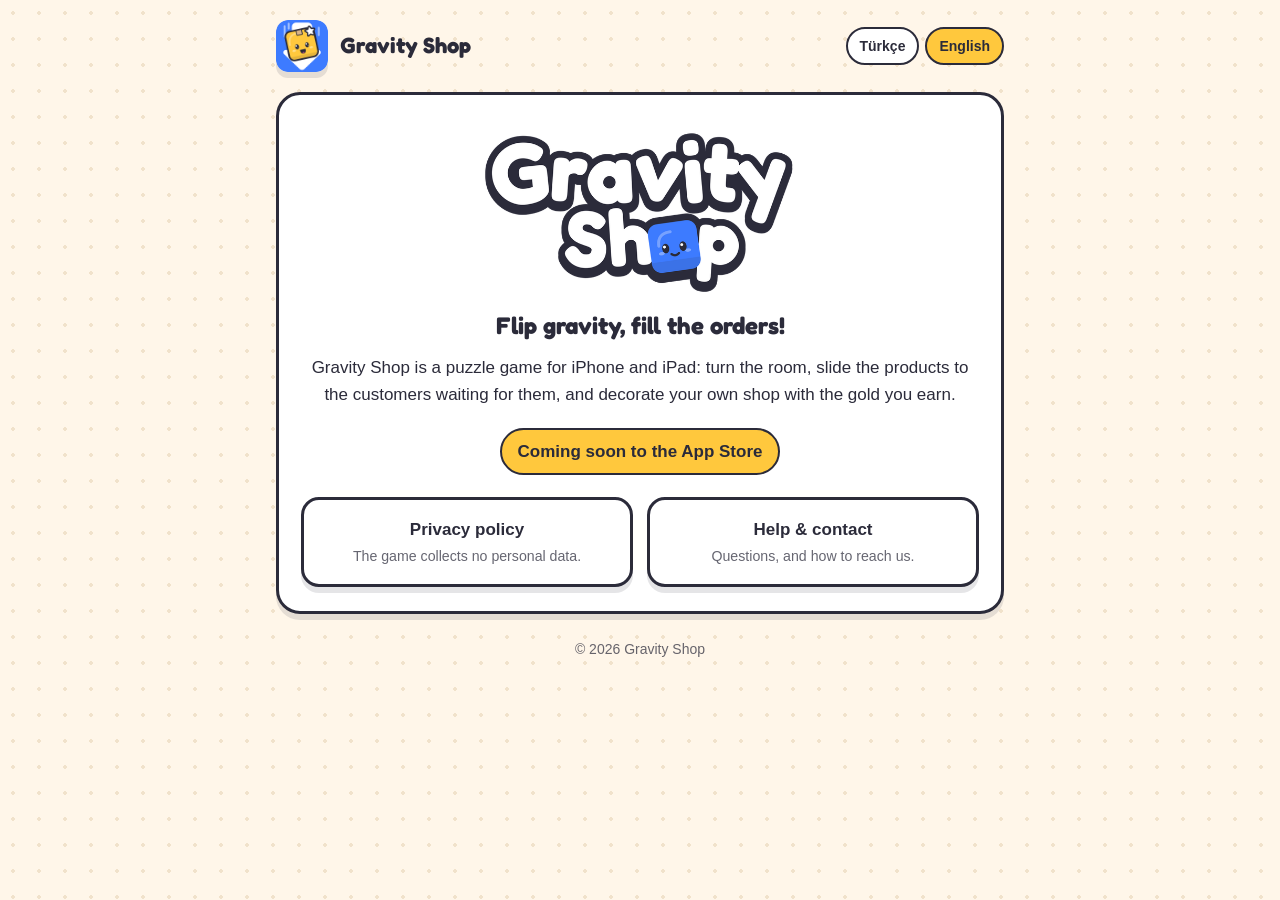
<file: index.html>
<!doctype html>
<html lang="en" data-title-tr="Gravity Shop · iPhone ve iPad için bulmaca oyunu" data-title-en="Gravity Shop · A puzzle game for iPhone and iPad">
<head>
  <meta charset="utf-8">
  <meta name="viewport" content="width=device-width, initial-scale=1">
  <title>Gravity Shop</title>
  <meta name="description" content="Flip the room's gravity and deliver the goods: a puzzle game for iPhone and iPad.">
  <link rel="icon" href="assets/favicon.png" type="image/png">
  <link rel="apple-touch-icon" href="assets/apple-touch-icon.png">
  <link rel="stylesheet" href="style.css">
</head>
<body>
  <div class="wrap">
    <header class="top">
      <a class="brand" href="index.html" data-page="index.html"><img src="assets/icon.png" alt=""><span>Gravity Shop</span></a>
      <nav class="langs" aria-label="Language / Dil">
        <a href="?lang=tr" data-set-lang="tr" lang="tr">Türkçe</a>
        <a href="?lang=en" data-set-lang="en" lang="en">English</a>
      </nav>
    </header>

    <main class="card hero">
      <img class="logo" src="assets/logo.png" alt="Gravity Shop">
      <section class="l10n" lang="tr">
        <p class="tagline">Yerçekimini çevir, siparişleri yetiştir!</p>
        <p>Gravity Shop, iPhone ve iPad için bir bulmaca oyunu: odayı döndür, ürünleri kaydır, her birini onu bekleyen müşteriye ulaştır ve kazandığın altınlarla kendi dükkânını süsle.</p>
        <span class="badge">Yakında App Store'da</span>
      </section>
      <section class="l10n" lang="en">
        <p class="tagline">Flip gravity, fill the orders!</p>
        <p>Gravity Shop is a puzzle game for iPhone and iPad: turn the room, slide the products to the customers waiting for them, and decorate your own shop with the gold you earn.</p>
        <span class="badge">Coming soon to the App Store</span>
      </section>

      <div class="links">
        <a href="privacy.html" data-page="privacy.html">
          <span class="t" lang="tr">Gizlilik politikası</span><span class="t" lang="en">Privacy policy</span>
          <small><span class="t" lang="tr">Oyun hiçbir kişisel veri toplamaz.</span><span class="t" lang="en">The game collects no personal data.</span></small>
        </a>
        <a href="support.html" data-page="support.html">
          <span class="t" lang="tr">Yardım ve iletişim</span><span class="t" lang="en">Help &amp; contact</span>
          <small><span class="t" lang="tr">Sık sorulanlar ve bize yazmak için.</span><span class="t" lang="en">Questions, and how to reach us.</span></small>
        </a>
      </div>
    </main>

    <footer>
      <div>© 2026 Gravity Shop</div>
    </footer>
  </div>
  <script src="site.js"></script>
</body>
</html>
</file>
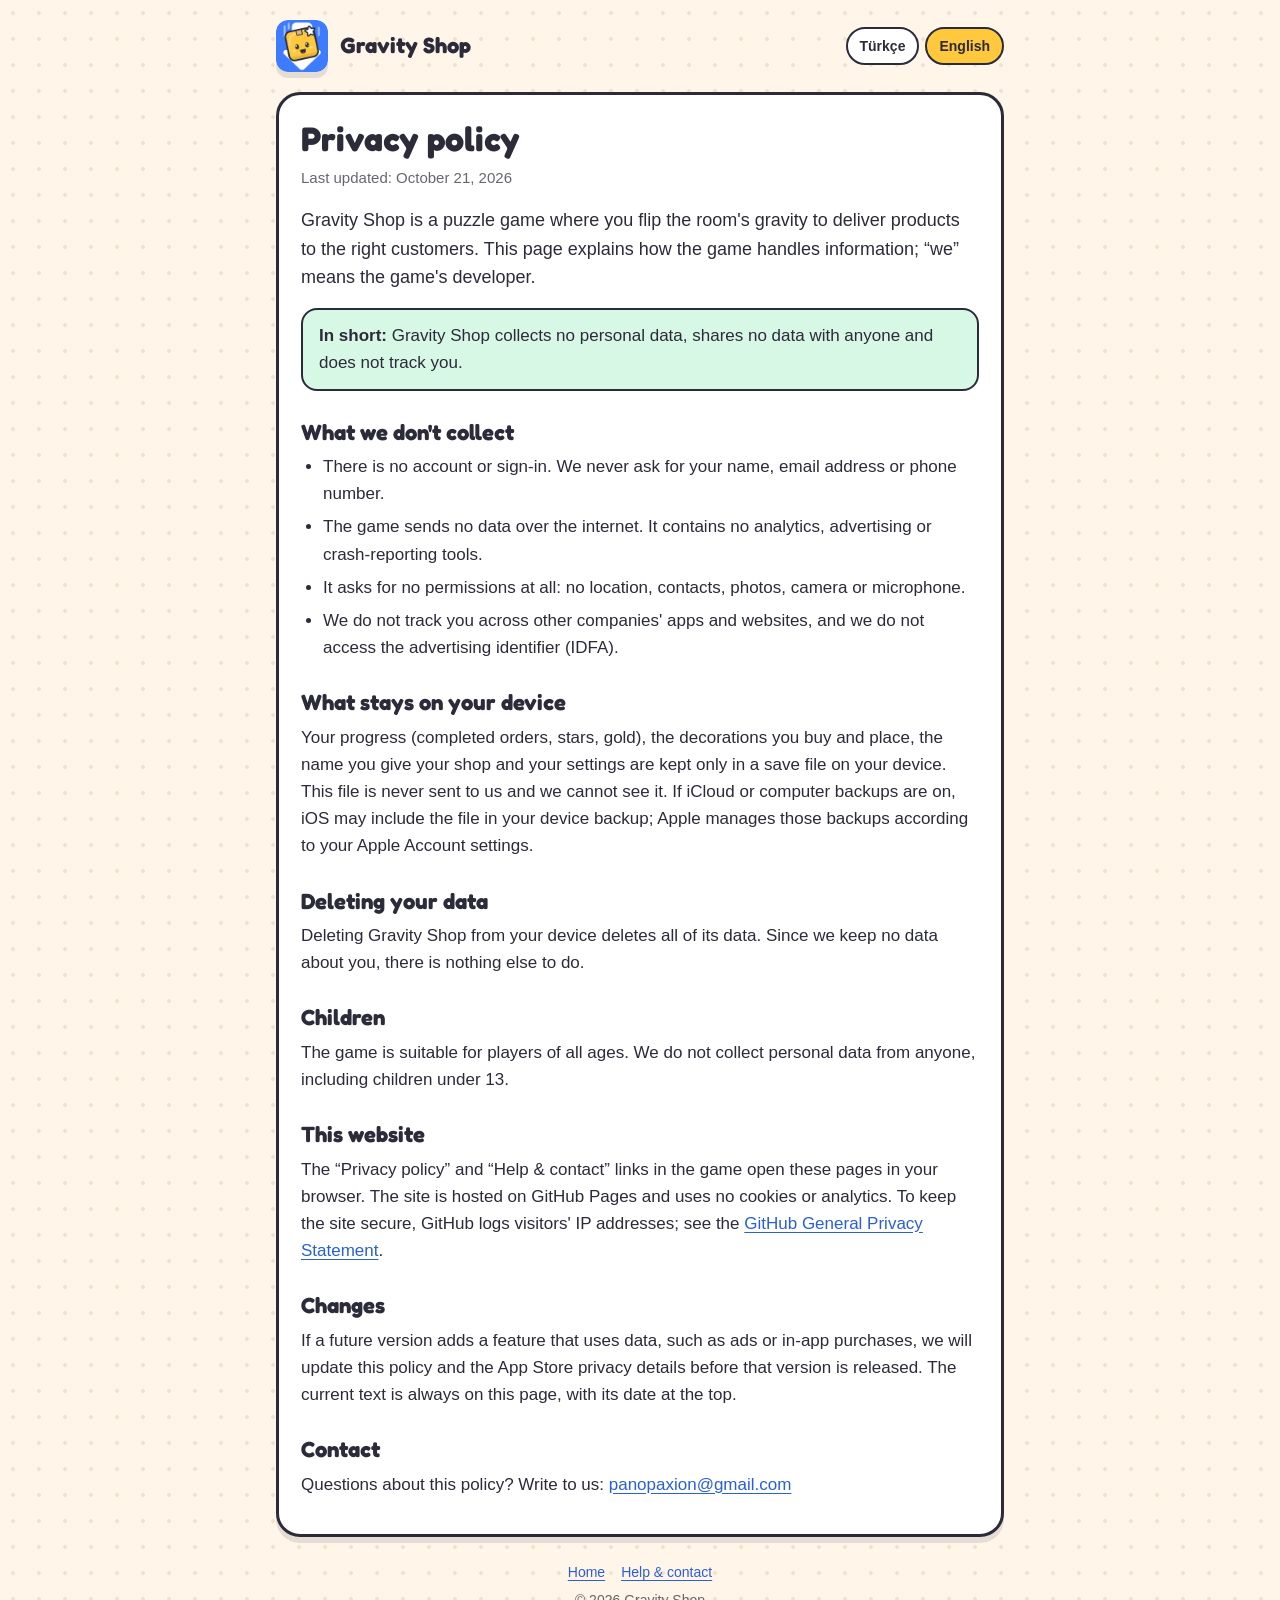
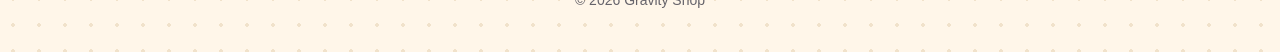
<file: privacy.html>
<!doctype html>
<html lang="en" data-title-tr="Gizlilik politikası · Gravity Shop" data-title-en="Privacy policy · Gravity Shop">
<head>
  <meta charset="utf-8">
  <meta name="viewport" content="width=device-width, initial-scale=1">
  <title>Privacy policy · Gizlilik politikası · Gravity Shop</title>
  <meta name="description" content="Gravity Shop collects no personal data: no account, no analytics, no ads, no tracking. Progress stays on your device.">
  <link rel="icon" href="assets/favicon.png" type="image/png">
  <link rel="apple-touch-icon" href="assets/apple-touch-icon.png">
  <link rel="stylesheet" href="style.css">
</head>
<body>
  <div class="wrap">
    <header class="top">
      <a class="brand" href="index.html" data-page="index.html"><img src="assets/icon.png" alt=""><span>Gravity Shop</span></a>
      <nav class="langs" aria-label="Language / Dil">
        <a href="?lang=tr" data-set-lang="tr" lang="tr">Türkçe</a>
        <a href="?lang=en" data-set-lang="en" lang="en">English</a>
      </nav>
    </header>

    <main class="card">
      <article class="l10n" lang="tr">
        <h1>Gizlilik politikası</h1>
        <p class="meta">Son güncelleme: 21 Ekim 2026</p>
        <p class="lead">Gravity Shop, odanın yerçekimini çevirip ürünleri doğru müşterilere ulaştırdığın bir bulmaca oyunudur. Bu sayfa oyunun bilgilerini nasıl kullandığını anlatır; “biz” oyunun geliştiricisi demektir.</p>
        <p class="callout"><strong>Kısaca:</strong> Gravity Shop senden hiçbir kişisel veri toplamaz, kimseyle veri paylaşmaz ve seni takip etmez.</p>

        <h2>Toplamadığımız veriler</h2>
        <ul>
          <li>Hesap açma ya da giriş yapma yok. Adını, e-posta adresini veya telefon numaranı istemeyiz.</li>
          <li>Oyun internet üzerinden veri göndermez. İçinde analiz (analytics), reklam ya da çökme raporu araçları yoktur.</li>
          <li>Konum, kişiler, fotoğraflar, kamera veya mikrofon gibi hiçbir izin istemez.</li>
          <li>Seni başka şirketlerin uygulamaları ve web siteleri arasında takip etmeyiz; reklam kimliğine (IDFA) erişmeyiz.</li>
        </ul>

        <h2>Cihazında kalan bilgiler</h2>
        <p>Oyundaki ilerlemen (tamamlanan siparişler, yıldızlar, altınlar), aldığın ve yerleştirdiğin süslemeler, dükkânına verdiğin isim ve ayarların yalnızca cihazındaki bir kayıt dosyasında tutulur. Bu dosya bize gönderilmez; içeriğini göremeyiz. Cihazında iCloud ya da bilgisayar yedeklemesi açıksa iOS bu dosyayı yedeğe katabilir; bu yedekleri Apple, Apple hesabı ayarlarına göre yönetir.</p>

        <h2>Verilerini silmek</h2>
        <p>Gravity Shop'u cihazından sildiğinde oyunun bütün verileri de silinir. Bizde senin hakkında saklanan bir veri olmadığı için başka bir şey yapman gerekmez.</p>

        <h2>Çocuklar</h2>
        <p>Oyun her yaştan oyuncu için uygundur. 13 yaşından küçük çocuklar dahil hiç kimseden kişisel veri toplamayız.</p>

        <h2>Bu web sitesi</h2>
        <p>Oyundaki “Gizlilik politikası” ve “Yardım ve iletişim” bağlantıları bu sayfaları tarayıcında açar. Site GitHub Pages'te yayımlanır; çerez ya da analiz aracı kullanmaz. GitHub, siteyi güvende tutmak için ziyaretçilerin IP adresini kaydeder; ayrıntılar <a href="https://docs.github.com/en/site-policy/privacy-policies/github-general-privacy-statement">GitHub Genel Gizlilik Bildirimi</a>'nde.</p>

        <h2>Değişiklikler</h2>
        <p>Oyuna ileride reklam ya da uygulama içi satın alma gibi veri kullanan bir özellik eklenirse, o sürüm yayımlanmadan önce bu politikayı ve App Store'daki gizlilik bilgilerini güncelleriz. Geçerli metin her zaman bu sayfadadır; tarihi en üstte yazar.</p>

        <h2>İletişim</h2>
        <p>Bu politikayla ilgili soruların için bize yaz: <a data-contact>(adresi görmek için JavaScript'i aç)</a></p>
      </article>

      <article class="l10n" lang="en">
        <h1>Privacy policy</h1>
        <p class="meta">Last updated: October 21, 2026</p>
        <p class="lead">Gravity Shop is a puzzle game where you flip the room's gravity to deliver products to the right customers. This page explains how the game handles information; “we” means the game's developer.</p>
        <p class="callout"><strong>In short:</strong> Gravity Shop collects no personal data, shares no data with anyone and does not track you.</p>

        <h2>What we don't collect</h2>
        <ul>
          <li>There is no account or sign-in. We never ask for your name, email address or phone number.</li>
          <li>The game sends no data over the internet. It contains no analytics, advertising or crash-reporting tools.</li>
          <li>It asks for no permissions at all: no location, contacts, photos, camera or microphone.</li>
          <li>We do not track you across other companies' apps and websites, and we do not access the advertising identifier (IDFA).</li>
        </ul>

        <h2>What stays on your device</h2>
        <p>Your progress (completed orders, stars, gold), the decorations you buy and place, the name you give your shop and your settings are kept only in a save file on your device. This file is never sent to us and we cannot see it. If iCloud or computer backups are on, iOS may include the file in your device backup; Apple manages those backups according to your Apple Account settings.</p>

        <h2>Deleting your data</h2>
        <p>Deleting Gravity Shop from your device deletes all of its data. Since we keep no data about you, there is nothing else to do.</p>

        <h2>Children</h2>
        <p>The game is suitable for players of all ages. We do not collect personal data from anyone, including children under 13.</p>

        <h2>This website</h2>
        <p>The “Privacy policy” and “Help &amp; contact” links in the game open these pages in your browser. The site is hosted on GitHub Pages and uses no cookies or analytics. To keep the site secure, GitHub logs visitors' IP addresses; see the <a href="https://docs.github.com/en/site-policy/privacy-policies/github-general-privacy-statement">GitHub General Privacy Statement</a>.</p>

        <h2>Changes</h2>
        <p>If a future version adds a feature that uses data, such as ads or in-app purchases, we will update this policy and the App Store privacy details before that version is released. The current text is always on this page, with its date at the top.</p>

        <h2>Contact</h2>
        <p>Questions about this policy? Write to us: <a data-contact>(turn on JavaScript to see the address)</a></p>
      </article>
    </main>

    <footer>
      <nav>
        <a href="index.html" data-page="index.html"><span class="t" lang="tr">Ana sayfa</span><span class="t" lang="en">Home</span></a>
        <a href="support.html" data-page="support.html"><span class="t" lang="tr">Yardım ve iletişim</span><span class="t" lang="en">Help &amp; contact</span></a>
      </nav>
      <div>© 2026 Gravity Shop</div>
    </footer>
  </div>
  <script src="site.js"></script>
</body>
</html>
</file>
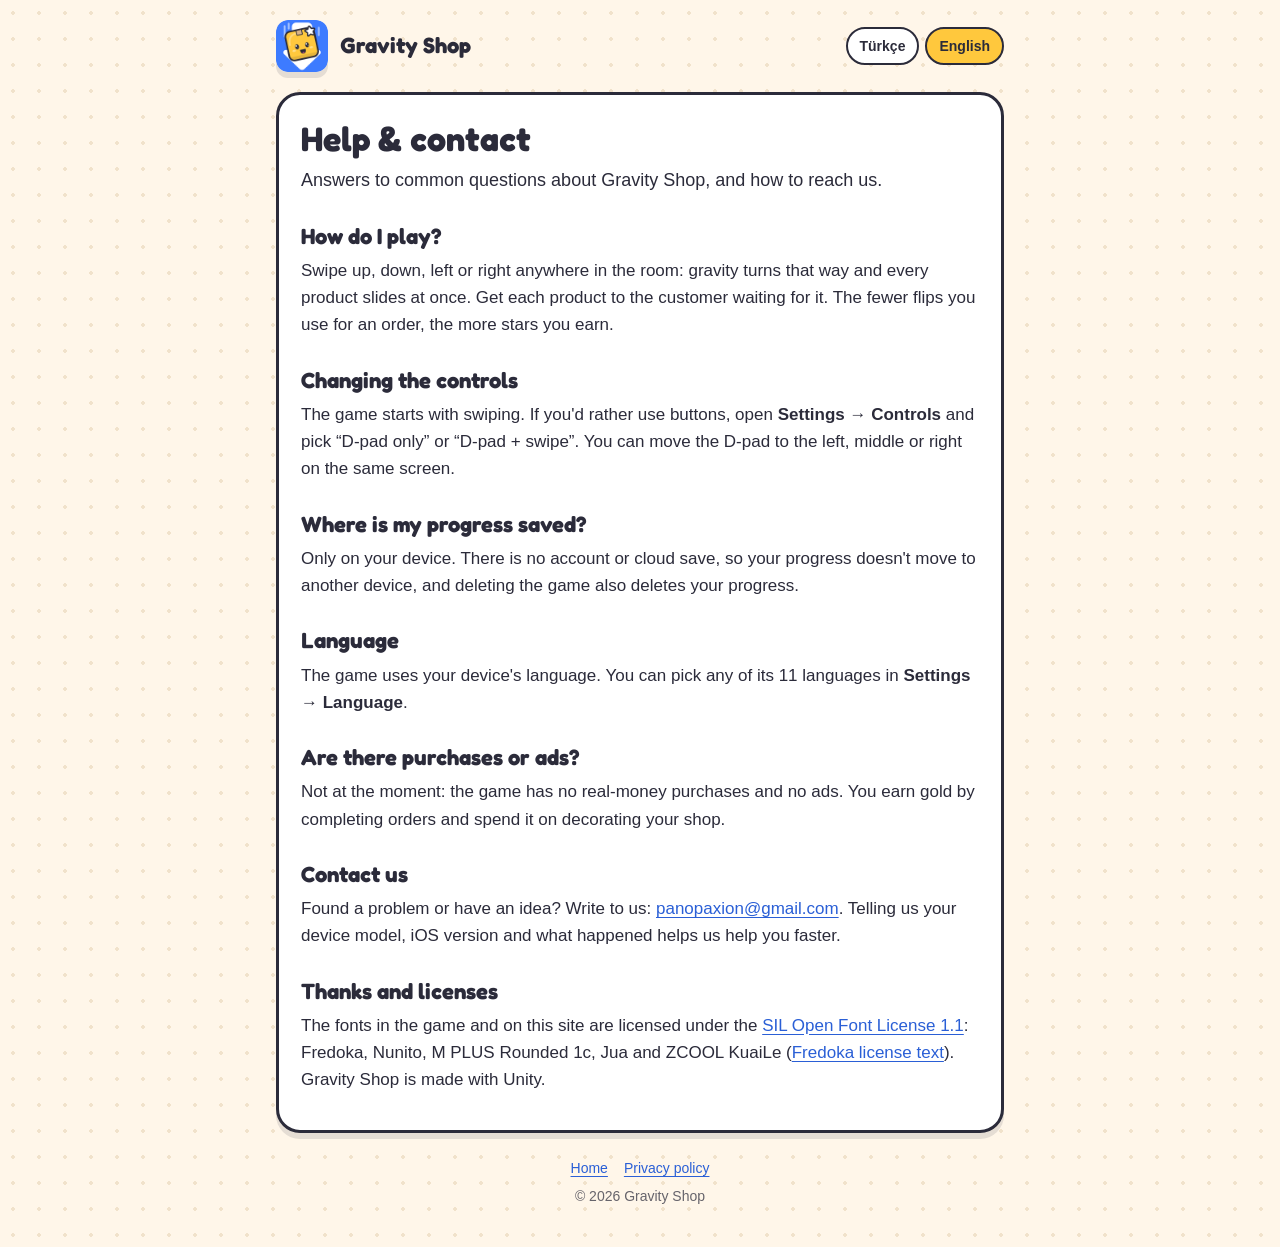
<file: support.html>
<!doctype html>
<html lang="en" data-title-tr="Yardım ve iletişim · Gravity Shop" data-title-en="Help &amp; contact · Gravity Shop">
<head>
  <meta charset="utf-8">
  <meta name="viewport" content="width=device-width, initial-scale=1">
  <title>Help &amp; contact · Yardım ve iletişim · Gravity Shop</title>
  <meta name="description" content="How to play Gravity Shop, how to switch to the D-pad, where your progress is saved, and how to contact us.">
  <link rel="icon" href="assets/favicon.png" type="image/png">
  <link rel="apple-touch-icon" href="assets/apple-touch-icon.png">
  <link rel="stylesheet" href="style.css">
</head>
<body>
  <div class="wrap">
    <header class="top">
      <a class="brand" href="index.html" data-page="index.html"><img src="assets/icon.png" alt=""><span>Gravity Shop</span></a>
      <nav class="langs" aria-label="Language / Dil">
        <a href="?lang=tr" data-set-lang="tr" lang="tr">Türkçe</a>
        <a href="?lang=en" data-set-lang="en" lang="en">English</a>
      </nav>
    </header>

    <main class="card">
      <article class="l10n" lang="tr">
        <h1>Yardım ve iletişim</h1>
        <p class="lead">Gravity Shop hakkında sık sorulanlar ve bize nasıl ulaşacağın.</p>

        <h2>Nasıl oynanır?</h2>
        <p>Parmağını odada yukarı, aşağı, sağa ya da sola kaydır: yerçekimi o yöne döner ve bütün ürünler birlikte kayar. Her ürünü onu bekleyen müşteriye ulaştır. Bir siparişi ne kadar az çevirmeyle bitirirsen o kadar çok yıldız kazanırsın.</p>

        <h2>Kontrolleri değiştirmek</h2>
        <p>Oyun kaydırmayla başlar. Tuşlarla oynamak istersen <strong>Ayarlar → Kontrol</strong> bölümünden “Yalnız D-pad” ya da “D-pad + kaydırma” seçeneğini seç. D-pad'in ekrandaki yerini (sol, orta, sağ) de aynı ekrandan ayarlayabilirsin.</p>

        <h2>İlerlemem nerede saklanıyor?</h2>
        <p>Yalnızca cihazında. Oyunda hesap ya da bulut kaydı yok; bu yüzden ilerlemen başka bir cihaza taşınmaz ve oyunu silersen ilerlemen de silinir.</p>

        <h2>Oyunun dili</h2>
        <p>Oyun cihazının dilini kullanır. <strong>Ayarlar → Dil</strong> bölümünden 11 dilden birini seçebilirsin.</p>

        <h2>Satın alma ya da reklam var mı?</h2>
        <p>Şu anda yok: oyunda gerçek parayla satın alma da reklam da bulunmuyor. Altınları siparişleri tamamlayarak kazanır, dükkânını süslemek için harcarsın.</p>

        <h2>Bize ulaş</h2>
        <p>Bir sorun mu yaşadın, bir fikrin mi var? Bize yaz: <a data-contact>(adresi görmek için JavaScript'i aç)</a>. Cihaz modelini, iOS sürümünü ve sorunun nasıl oluştuğunu yazarsan daha hızlı yardımcı olabiliriz.</p>

        <h2>Teşekkürler ve lisanslar</h2>
        <p>Oyunda ve bu sitede kullanılan yazı tipleri <a href="https://openfontlicense.org/">SIL Open Font License 1.1</a> ile dağıtılır: Fredoka, Nunito, M PLUS Rounded 1c, Jua ve ZCOOL KuaiLe (<a href="assets/OFL-Fredoka.txt">Fredoka lisans metni</a>). Gravity Shop, Unity ile yapıldı.</p>
      </article>

      <article class="l10n" lang="en">
        <h1>Help &amp; contact</h1>
        <p class="lead">Answers to common questions about Gravity Shop, and how to reach us.</p>

        <h2>How do I play?</h2>
        <p>Swipe up, down, left or right anywhere in the room: gravity turns that way and every product slides at once. Get each product to the customer waiting for it. The fewer flips you use for an order, the more stars you earn.</p>

        <h2>Changing the controls</h2>
        <p>The game starts with swiping. If you'd rather use buttons, open <strong>Settings → Controls</strong> and pick “D-pad only” or “D-pad + swipe”. You can move the D-pad to the left, middle or right on the same screen.</p>

        <h2>Where is my progress saved?</h2>
        <p>Only on your device. There is no account or cloud save, so your progress doesn't move to another device, and deleting the game also deletes your progress.</p>

        <h2>Language</h2>
        <p>The game uses your device's language. You can pick any of its 11 languages in <strong>Settings → Language</strong>.</p>

        <h2>Are there purchases or ads?</h2>
        <p>Not at the moment: the game has no real-money purchases and no ads. You earn gold by completing orders and spend it on decorating your shop.</p>

        <h2>Contact us</h2>
        <p>Found a problem or have an idea? Write to us: <a data-contact>(turn on JavaScript to see the address)</a>. Telling us your device model, iOS version and what happened helps us help you faster.</p>

        <h2>Thanks and licenses</h2>
        <p>The fonts in the game and on this site are licensed under the <a href="https://openfontlicense.org/">SIL Open Font License 1.1</a>: Fredoka, Nunito, M PLUS Rounded 1c, Jua and ZCOOL KuaiLe (<a href="assets/OFL-Fredoka.txt">Fredoka license text</a>). Gravity Shop is made with Unity.</p>
      </article>
    </main>

    <footer>
      <nav>
        <a href="index.html" data-page="index.html"><span class="t" lang="tr">Ana sayfa</span><span class="t" lang="en">Home</span></a>
        <a href="privacy.html" data-page="privacy.html"><span class="t" lang="tr">Gizlilik politikası</span><span class="t" lang="en">Privacy policy</span></a>
      </nav>
      <div>© 2026 Gravity Shop</div>
    </footer>
  </div>
  <script src="site.js"></script>
</body>
</html>
</file>
<file: style.css>
/* Gravity Shop — site styles (the game's palette: cream, ink, blue, yellow, green, pink). */

@font-face {
  font-family: "Fredoka";
  src: url("assets/fredoka-bold.woff2") format("woff2");
  font-weight: 700;
  font-display: swap;
}

:root {
  --cream: #FFF6E9;
  --cream-dark: #F1E2CB;
  --paper: #FFFFFF;
  --ink: #2B2B3A;
  --ink-soft: rgba(43, 43, 58, 0.72);
  --line: rgba(43, 43, 58, 0.14);
  --blue: #3D7BFF;
  --yellow: #FFC83D;
  --green: #3DDC84;
  --pink: #FF5CA8;
  --link: #2A5FD6;
  --shadow: 0 6px 0 rgba(43, 43, 58, 0.12);
  color-scheme: light;
}

@media (prefers-color-scheme: dark) {
  :root {
    --cream: #1E1E29;
    --cream-dark: #2A2A38;
    --paper: #2B2B3A;
    --ink: #FFF6E9;
    --ink-soft: rgba(255, 246, 233, 0.76);
    --line: rgba(255, 246, 233, 0.16);
    --link: #A9C6FF;
    --shadow: 0 6px 0 rgba(0, 0, 0, 0.35);
    color-scheme: dark;
  }
}

* { box-sizing: border-box; }

html { -webkit-text-size-adjust: 100%; }

body {
  margin: 0;
  background: var(--cream);
  background-image: radial-gradient(var(--cream-dark) 1.6px, transparent 1.6px);
  background-size: 26px 26px;
  color: var(--ink);
  font: 17px/1.6 -apple-system, BlinkMacSystemFont, "Segoe UI", Roboto, "Helvetica Neue", Arial, sans-serif;
}

a { color: var(--link); text-underline-offset: 3px; }

.wrap { max-width: 760px; margin: 0 auto; padding: 20px 16px 40px; }

/* top bar: the icon and name, the language switch */
.top { display: flex; align-items: center; justify-content: space-between; gap: 12px; margin-bottom: 20px; }
.brand { display: flex; align-items: center; gap: 12px; color: var(--ink); text-decoration: none; }
.brand img { width: 52px; height: 52px; border-radius: 12px; box-shadow: var(--shadow); }
.brand span { font-family: "Fredoka", -apple-system, sans-serif; font-weight: 700; font-size: 22px; }

.langs { display: flex; gap: 6px; }
.langs a {
  padding: 6px 12px; border: 2px solid var(--ink); border-radius: 999px;
  color: var(--ink); background: var(--paper); text-decoration: none; font-weight: 600; font-size: 14px;
}
.langs a[aria-current="true"] { background: var(--yellow); color: #2B2B3A; }

/* the card the text sits on */
.card {
  background: var(--paper); border: 3px solid var(--ink); border-radius: 24px;
  padding: 24px 22px; box-shadow: var(--shadow);
}

h1, h2 { font-family: "Fredoka", -apple-system, sans-serif; font-weight: 700; line-height: 1.2; }
h1 { font-size: 34px; margin: 0 0 6px; }
h2 { font-size: 22px; margin: 28px 0 8px; }
p, ul { margin: 0 0 12px; }
ul { padding-left: 22px; }
li { margin-bottom: 6px; }

.meta { color: var(--ink-soft); font-size: 15px; margin-bottom: 16px; }
.lead { font-size: 18px; }

.callout {
  border: 2px solid var(--ink); border-radius: 16px; padding: 12px 16px; margin: 16px 0 4px;
  background: rgba(61, 220, 132, 0.2);
}

.todo { color: #D9438A; font-weight: 700; }

/* both languages show without JavaScript; with it, only the chosen one */
.l10n + .l10n { margin-top: 28px; padding-top: 24px; border-top: 2px dashed var(--line); }
html[data-lang="tr"] .l10n[lang="en"],
html[data-lang="en"] .l10n[lang="tr"] { display: none; }
html[data-lang] .l10n + .l10n { margin-top: 0; padding-top: 0; border-top: 0; }

/* short inline translations (links): "Türkçe / English" without JavaScript, one of them with it */
.t + .t::before { content: " / "; }
html[data-lang="tr"] .t[lang="en"],
html[data-lang="en"] .t[lang="tr"] { display: none; }
html[data-lang] .t + .t::before { content: none; }

/* home page */
.hero { text-align: center; }
.hero .logo { width: min(420px, 90%); height: auto; margin: 8px auto 4px; display: block; }
.hero .tagline { font-family: "Fredoka", -apple-system, sans-serif; font-weight: 700; font-size: 24px; margin: 8px 0; }
.badge {
  display: inline-block; margin-top: 8px; padding: 8px 16px; border: 2px solid var(--ink); border-radius: 999px;
  background: var(--yellow); color: #2B2B3A; font-weight: 700;
}
.links { display: grid; grid-template-columns: 1fr 1fr; gap: 14px; margin-top: 22px; }
.links a {
  display: block; padding: 16px; border: 3px solid var(--ink); border-radius: 18px; background: var(--paper);
  color: var(--ink); text-decoration: none; font-weight: 700; box-shadow: var(--shadow);
}
.links a small { display: block; font-weight: 400; color: var(--ink-soft); margin-top: 2px; }

footer { margin-top: 24px; text-align: center; color: var(--ink-soft); font-size: 14px; }
footer nav { display: flex; justify-content: center; flex-wrap: wrap; gap: 6px 16px; margin-bottom: 6px; }

@media (max-width: 520px) {
  h1 { font-size: 28px; }
  .card { padding: 20px 16px; border-radius: 20px; }
  .links { grid-template-columns: 1fr; }
  .brand span { font-size: 19px; }
}
</file>
